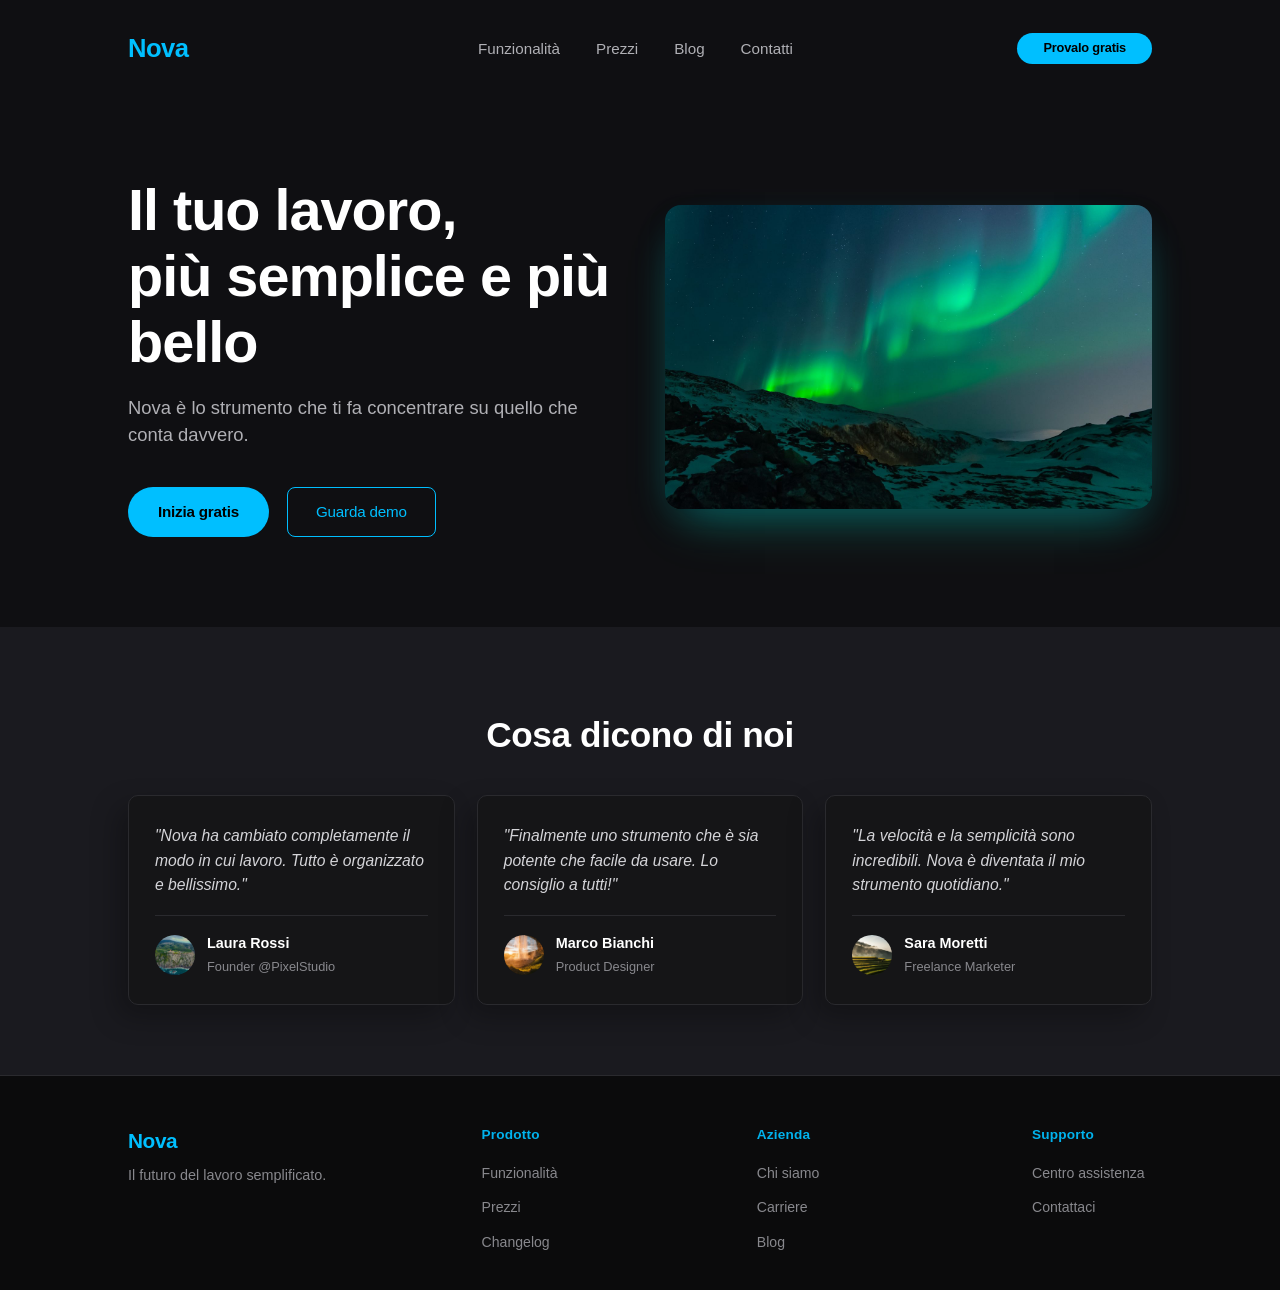
<file: 4. Esercizio 4/index.html>
<!DOCTYPE html>
<html lang="it">
<head>
    <meta charset="UTF-8">
    <meta name="viewport" content="width=device-width, initial-scale=1.0">
    <title>Nova - Il tuo lavoro, più semplice e più bello</title>
    <link rel="stylesheet" href="styles.css">
</head>
<body>
    <!-- Navbar con sfondo esteso -->
    <div class="navbar-wrapper">
        <nav class="navbar">
            <div class="navbar-left">
                <a href="#" class="logo">Nova</a>
            </div>
            <div class="navbar-center">
                <ul class="nav-links">
                    <li><a href="#">Funzionalità</a></li>
                    <li><a href="#">Prezzi</a></li>
                    <li><a href="#">Blog</a></li>
                    <li><a href="#">Contatti</a></li>
                </ul>
            </div>
            <div class="navbar-right">
                <a href="#" class="btn-primary">Provalo gratis</a>
            </div>
        </nav>
    </div>

    <!-- Hero con sfondo esteso -->
    <div class="hero-wrapper">
        <section class="hero">
            <div class="hero-text">
                <h1>Il tuo lavoro,<br>più semplice e più bello</h1>
                <p>Nova è lo strumento che ti fa concentrare su quello che conta davvero.</p>
                <div class="btn-group">
                    <a href="#" class="btn-primary">Inizia gratis</a>
                    <a href="#" class="btn-ghost">Guarda demo</a>
                </div>
            </div>
            <div class="hero-image">
                <div class="image-placeholder">
                    <img src="img/aurora-boreale.jpg" alt="Aurora boreale su un paesaggio montano">
                </div>
            </div>
        </section>
    </div>

    <!-- Testimonial con sfondo esteso -->
    <div class="testimonials-wrapper">
        <section class="testimonials-section">
            <h2 class="section-title">Cosa dicono di noi</h2>
            <div class="testimonials-grid">
                <article class="testimonial-card">
                    <p class="quote">"Nova ha cambiato completamente il modo in cui lavoro. Tutto è organizzato e bellissimo."</p>
                    <div class="author">
                        <img src="img/laura-rossi.jpg" alt="Foto di Laura Rossi" class="author-picture">
                        <div class="author-info">
                            <span class="name">Laura Rossi</span>
                            <span class="role">Founder @PixelStudio</span>
                        </div>
                    </div>
                </article>
                <article class="testimonial-card">
                    <p class="quote">"Finalmente uno strumento che è sia potente che facile da usare. Lo consiglio a tutti!"</p>
                    <div class="author">
                        <img src="img/marco-bianchi.jpg" alt="Foto di Marco Bianchi" class="author-picture">
                        <div class="author-info">
                            <span class="name">Marco Bianchi</span>
                            <span class="role">Product Designer</span>
                        </div>
                    </div>
                </article>
                <article class="testimonial-card">
                    <p class="quote">"La velocità e la semplicità sono incredibili. Nova è diventata il mio strumento quotidiano."</p>
                    <div class="author">
                        <img src="img/sara-moretti.jpg" alt="Foto di Sara Moretti" class="author-picture">
                        <div class="author-info">
                            <span class="name">Sara Moretti</span>
                            <span class="role">Freelance Marketer</span>
                        </div>
                    </div>
                </article>
            </div>
        </section>
    </div>

    <!-- Footer (sfondo originale) -->
    <footer class="footer">
        <div class="footer-inner">
            <div class="footer-brand">
                <div class="flogo">Nova</div>
                <p class="ftagline">Il futuro del lavoro semplificato.</p>
            </div>
            <div class="footer-col">
                <h4>Prodotto</h4>
                <ul>
                    <li><a href="#">Funzionalità</a></li>
                    <li><a href="#">Prezzi</a></li>
                    <li><a href="#">Changelog</a></li>
                </ul>
            </div>
            <div class="footer-col">
                <h4>Azienda</h4>
                <ul>
                    <li><a href="#">Chi siamo</a></li>
                    <li><a href="#">Carriere</a></li>
                    <li><a href="#">Blog</a></li>
                </ul>
            </div>
            <div class="footer-col">
                <h4>Supporto</h4>
                <ul>
                    <li><a href="#">Centro assistenza</a></li>
                    <li><a href="#">Contattaci</a></li>
                </ul>
            </div>
        </div>
    </footer>
</body>
</html>
</file>
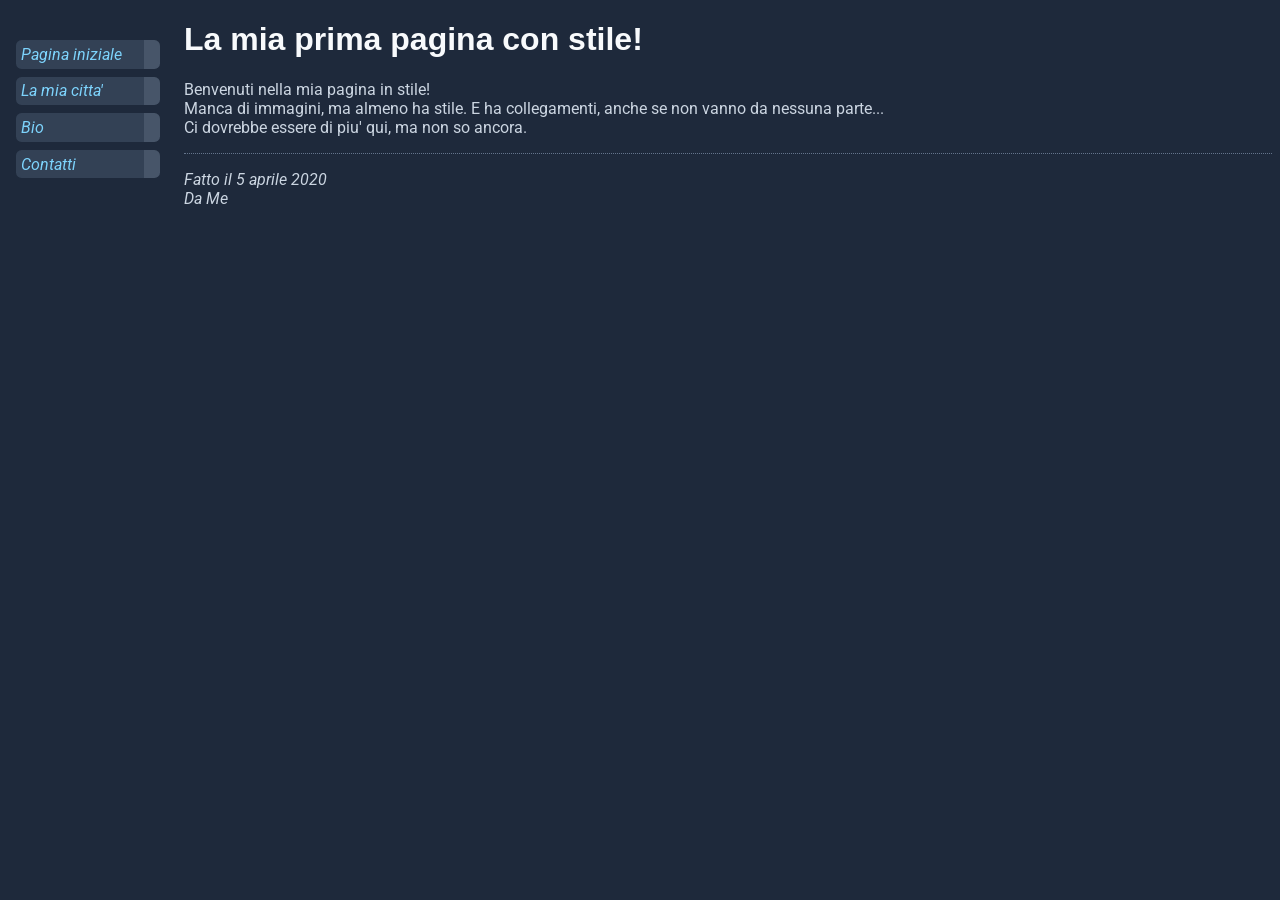
<file: 1. Esercizio 1/2. La mia pagina con stile!/index.html>
<!DOCTYPE html PUBLIC ".//W3C//DID HTML 5.00//IT">
<html>
    <head>
        <title>La mia pagina con stile!</title>
        <link rel="preconnect" href="https://fonts.gstatic.com" crossorigin>
        <link href="https://fonts.googleapis.com/css2?family=Roboto:ital,wght@0,100..900;1,100..900&display=swap" rel="stylesheet">
        
        <style>
            body {
                padding-left: 11em;
                font-family: "Roboto", sans-serif;
                color: #cbd5e1;
                background-color: #1e293b;
            }
            ul.navbar {
                list-style-type:none;
                padding: 0;
                margin: 0;
                position: absolute;
                top: 2em;
                left: 1em;
                width:9em;
            }
            h1 {
                font-family: Helvetica, Geneva, Arial, SunSans-Regular, sans-serif;
                color: #f8fafc;
            }
            ul.navbar li {
                background: #334155;
                margin: 0.5em 0;
                padding: 0.3em;
                border-right: 1em solid #475569;
                border-radius: 0.35em;
                transition: transform 0.15s ease, background-color 0.15s ease, border-color 0.15s ease;
            }
            ul.navbar li:hover {
                transform: translateX(3px);
                background-color: #475569;
                border-right-color: #38bdf8;
            }
            ul.navbar a {
                font-family: "Roboto", sans-serif;
                font-style: italic;
                text-decoration: none;
                transition: color 0.2s ease;
            }
            a:link {
                color: #7dd3fc;
            }
            a:visited {
                color: #c4b5fd;
            }
            a:hover {
                color: #bae6fd;
            }
            address {
                margin-top: 1em;
                padding-top: 1em;
                border-top: thin dotted #64748b;
            }
        </style>
    </head>
    <body>
        <!-- barra di navigazione -->
        <ul class="navbar">
           <li><a href="index2.html">Pagina iniziale</a></li>
           <li><a href="city.html">La mia citta'</a></li>
           <li><a href="bio.html">Bio</a></li>
           <li><a href="index2.html">Contatti</a></li>
        </ul>
        
        <!-- Main content -->
        <h1>La mia prima pagina con stile!</h1>

        <p>Benvenuti nella mia pagina in stile!<br>
            Manca di immagini, ma almeno ha stile. E ha collegamenti, anche se non vanno da nessuna parte...<br>
            Ci dovrebbe essere di piu' qui, ma non so ancora.
        </p>

        <!-- Qui dovrebbe esserci il footer -->
        <address>Fatto il 5 aprile 2020<br>
            Da Me
        </address>
    </body>
</html>
</file>
<file: 4. Esercizio 4/styles.css>
:root {
    --bg-body: #0b0b0c;
    --surface: #151517;
    --text: #ffffff;
    --text-secondary: #b0b0b5;
    --text-muted: #88888d;
    --border: #2a2a2e;
    --radius: 10px;

    /* Colori richiesti */
    --nav-hero-bg: rgb(15, 15, 18);
    --testimonials-bg: rgb(26, 26, 31);
    --accent-blue: rgb(0, 191, 255);
    --demo-blue: rgb(0, 190, 254);
    --footer-title: rgb(1, 178, 237);
}

* {
    margin: 0;
    padding: 0;
    box-sizing: border-box;
}

body {
    background-color: var(--bg-body);
    color: var(--text);
    font-family: -apple-system, BlinkMacSystemFont, 'Segoe UI', 'Helvetica Neue', Arial, sans-serif;
    min-height: 100vh;
    display: flex;
    flex-direction: column;
    line-height: 1.6;
    min-width: 320px;
}

/* ──────── WRAPPER SFONDI PIENI ──────── */
.navbar-wrapper,
.hero-wrapper {
    background-color: var(--nav-hero-bg);
}

.testimonials-wrapper {
    background-color: var(--testimonials-bg);
}

/* ──────── NAVBAR ──────── */
.navbar {
    display: flex;
    align-items: center;
    width: 100%;
    padding: 28px 10%;
    gap: 20px;
    flex-wrap: wrap;
    background-color: transparent;
    /* max-width rimosso */
}

.navbar-left {
    flex: 0 0 auto;
}

.logo {
    font-size: 1.6rem;
    font-weight: 700;
    letter-spacing: -0.5px;
    color: var(--accent-blue);
    text-decoration: none;
}

.navbar-center {
    flex: 1;
    display: flex;
    justify-content: center;
    padding-left: 65px;
}

.nav-links {
    display: flex;
    gap: 36px;
    list-style: none;
    align-items: center;
}

.nav-links a {
    color: var(--text-secondary);
    text-decoration: none;
    font-size: 0.95rem;
    font-weight: 500;
    transition: color 0.2s ease;
}

.nav-links a:hover {
    color: var(--text);
}

.navbar-right {
    flex: 0 0 auto;
}

/* Bottone "Provalo gratis" nella navbar */
.navbar .btn-primary {
    background-color: var(--accent-blue);
    color: #000000;
    border: none;
    padding: 5px 26px;
    font-size: 0.80rem;
    font-weight: 600;
    cursor: pointer;
    text-decoration: none;
    transition: opacity 0.25s ease;
    letter-spacing: -0.2px;
    display: inline-block;
    height: auto;
}

.navbar .btn-primary:hover {
    opacity: 0.85;
}

/* ──────── HERO ──────── */
.hero {
    display: flex;
    align-items: center;
    width: 100%;
    padding: 80px 10% 90px;          /* padding percentuale */
    gap: 50px;
    background-color: transparent;
    /* max-width rimosso */
}

.hero-text {
    flex: 1;
    text-align: left;
}

.hero-text h1 {
    font-size: clamp(2.4rem, 5.5vw, 3.6rem);
    font-weight: 700;
    letter-spacing: -1px;
    line-height: 1.15;
    margin-bottom: 18px;
}

.hero-text p {
    font-size: 1.15rem;
    color: var(--text-secondary);
    margin-bottom: 38px;
    line-height: 1.5;
    max-width: 480px;
}

.hero-text .btn-group {
    display: flex;
    gap: 18px;
    flex-wrap: wrap;
    align-items: center;
}

/* Bottone "Inizia gratis" (bianco) */
.btn-primary {
    background-color: var(--accent-blue);
    color: black;
    border: none;
    border-radius: 90px;
    padding: 13px 30px;
    border-radius: 50px;
    font-size: 0.95rem;
    font-weight: 600;
    cursor: pointer;
    text-decoration: none;
    transition: opacity 0.25s ease;
    letter-spacing: -0.2px;
}

.btn-primary:hover {
    opacity: 0.85;
}

/* Bottone "Guarda demo" (bordo e testo celesti) */
.btn-ghost {
    background: transparent;
    color: var(--demo-blue);
    border: 1px solid var(--demo-blue);
    padding: 12px 28px;
    border-radius: 8px;
    font-size: 0.95rem;
    font-weight: 500;
    cursor: pointer;
    text-decoration: none;
    transition: background-color 0.2s ease, color 0.2s ease;
    letter-spacing: -0.2px;
}

.btn-ghost:hover {
    background-color: rgba(0, 190, 254, 0.08);
}

.hero-image {
    flex: 1;
    display: flex;
    justify-content: right;
    align-items: center;
    min-height: 280px;
}

.image-placeholder {
    width: 100%;
    max-width: 520px;
    height: auto;
    display: block;
    position: relative;
}


.image-placeholder img {
    display: block;
    width: 100%;
    height: auto;
    object-fit: cover;
    border-radius: 16px;
    position: relative;
    z-index: 1;
    box-shadow:
        0 6px 18px rgba(0, 0, 0, 0.14),
        0 14px 38px -16px rgba(0, 210, 255, 0.35),
        0 26px 52px -20px rgba(0, 255, 190, 0.28);
    transition: transform 0.3s ease, box-shadow 0.3s ease;
}

.image-placeholder:hover img {
    transform: translateY(-4px) scale(1.01);
    box-shadow:
        0 10px 24px rgba(0, 0, 0, 0.18),
        0 20px 46px -18px rgba(0, 210, 255, 0.45),
        0 34px 70px -24px rgba(120, 80, 255, 0.35);
}

/* ──────── TESTIMONIALS ──────── */
.testimonials-section {
    width: 100%;
    padding: 80px 10% 70px;
    background-color: transparent;
}

.section-title {
    font-size: 2.2rem;
    font-weight: 700;
    letter-spacing: -0.4px;
    margin-bottom: 32px;
    text-align: center;
    color: var(--text);
}

.testimonials-grid {
    display: flex;
    gap: 22px;
    flex-wrap: wrap;
    justify-content: center;
}

.testimonial-card {
    background-color: var(--surface);
    border: 1px solid var(--border);
    border-radius: var(--radius);
    padding: 28px 26px 26px;
    flex: 1 1 280px;
    display: flex;
    flex-direction: column;
    gap: 18px;
    transition: border-color 0.25s ease, box-shadow 0.25s ease, transform 0.25s ease;
    box-shadow: -10px 12px 28px rgba(0, 0, 0, 0.28);
}

.testimonial-card:hover {
    border-color: #44444a;
    box-shadow: -14px 18px 38px rgba(0, 0, 0, 0.38);
    transform: translateY(-2px);
}

.quote {
    font-size: 0.98rem;
    font-style: italic;
    color: #d4d4d8;
    line-height: 1.55;
    flex: 1;
}

.author-picture {
    width: 40px;
    height: 40px;
    object-fit: cover;
    border-radius: 50%;
    flex: 0 0 auto;
}

.author {
    display: flex;
    align-items: center;
    gap: 12px;
    border-top: 1px solid var(--border);
    padding-top: 16px;
}

.author-info {
    display: flex;
    flex-direction: column;
    gap: 2px;
}

.author .name {
    font-weight: 600;
    font-size: 0.9rem;
    color: var(--text);
}

.author .role {
    font-size: 0.8rem;
    color: var(--text-muted);
}

/* ──────── FOOTER ──────── */
.footer {
    border-top: 1px solid var(--border);
    margin-top: auto;
    padding: 48px 10% 36px;          /* padding percentuale */
    background-color: var(--bg-body);
}

.footer-inner {
    display: flex;
    justify-content: space-between;
    align-items: flex-start;
    gap: 2rem;
    flex-wrap: wrap;
    width: 100%;
    /* max-width rimosso, non centrare */
}

.footer-brand {
    flex: 0 1 auto;
    min-width: 160px;
}

.footer-brand .flogo {
    font-size: 1.3rem;
    font-weight: 700;
    letter-spacing: -0.4px;
    margin-bottom: 8px;
    color: var(--accent-blue);
}

.footer-brand .ftagline {
    color: var(--text-muted);
    font-size: 0.9rem;
    line-height: 1.5;
}

.footer-col {
    flex: 0 1 auto;
    min-width: 120px;
}

.footer-col h4 {
    font-size: 0.85rem;
    font-weight: 600;
    letter-spacing: 0.2px;
    margin-bottom: 14px;
    color: var(--footer-title);
}

.footer-col ul {
    list-style: none;
    display: flex;
    flex-direction: column;
    gap: 9px;
}

.footer-col ul li a {
    color: var(--text-muted);
    text-decoration: none;
    font-size: 0.88rem;
    transition: color 0.2s ease;
}

.footer-col ul li a:hover {
    color: var(--text);
}

/* ──────── RESPONSIVE ──────── */
@media (max-width: 850px) {
    .hero {
        flex-direction: column;
        text-align: center;
        gap: 40px;
        padding: 50px 5% 60px;
    }

    .hero-text {
        text-align: center;
    }

    .hero-text p {
        max-width: 100%;
    }

    .hero-text .btn-group {
        justify-content: center;
    }

    .hero-image {
        min-height: auto;
    }

    .image-placeholder {
        max-width: 100%;
        height: 220px;
    }

    .navbar {
        flex-wrap: nowrap;
        flex-direction: row;
        justify-content: space-between;
    }

    .navbar-center {
        order: 3;
        flex: 1 1 100%;
        justify-content: center;
        margin-top: 16px;
    }

    .navbar-left,
    .navbar-right {
        flex: 0 0 auto;
    }

    .nav-links {
        gap: 24px;
        flex-wrap: wrap;
        justify-content: center;
    }
}

@media (max-width: 720px) {
    .footer-inner {
        flex-direction: column;
        gap: 28px;
    }

    .footer-brand,
    .footer-col {
        min-width: auto;
        flex: 1 1 auto;
    }
}

@media (max-width: 480px) {
    .hero {
        padding: 40px 5% 50px;
    }

    .hero-text h1 {
        font-size: 1.9rem;
    }

    .navbar {
        padding: 20px 5%;
    }
}
</file>
